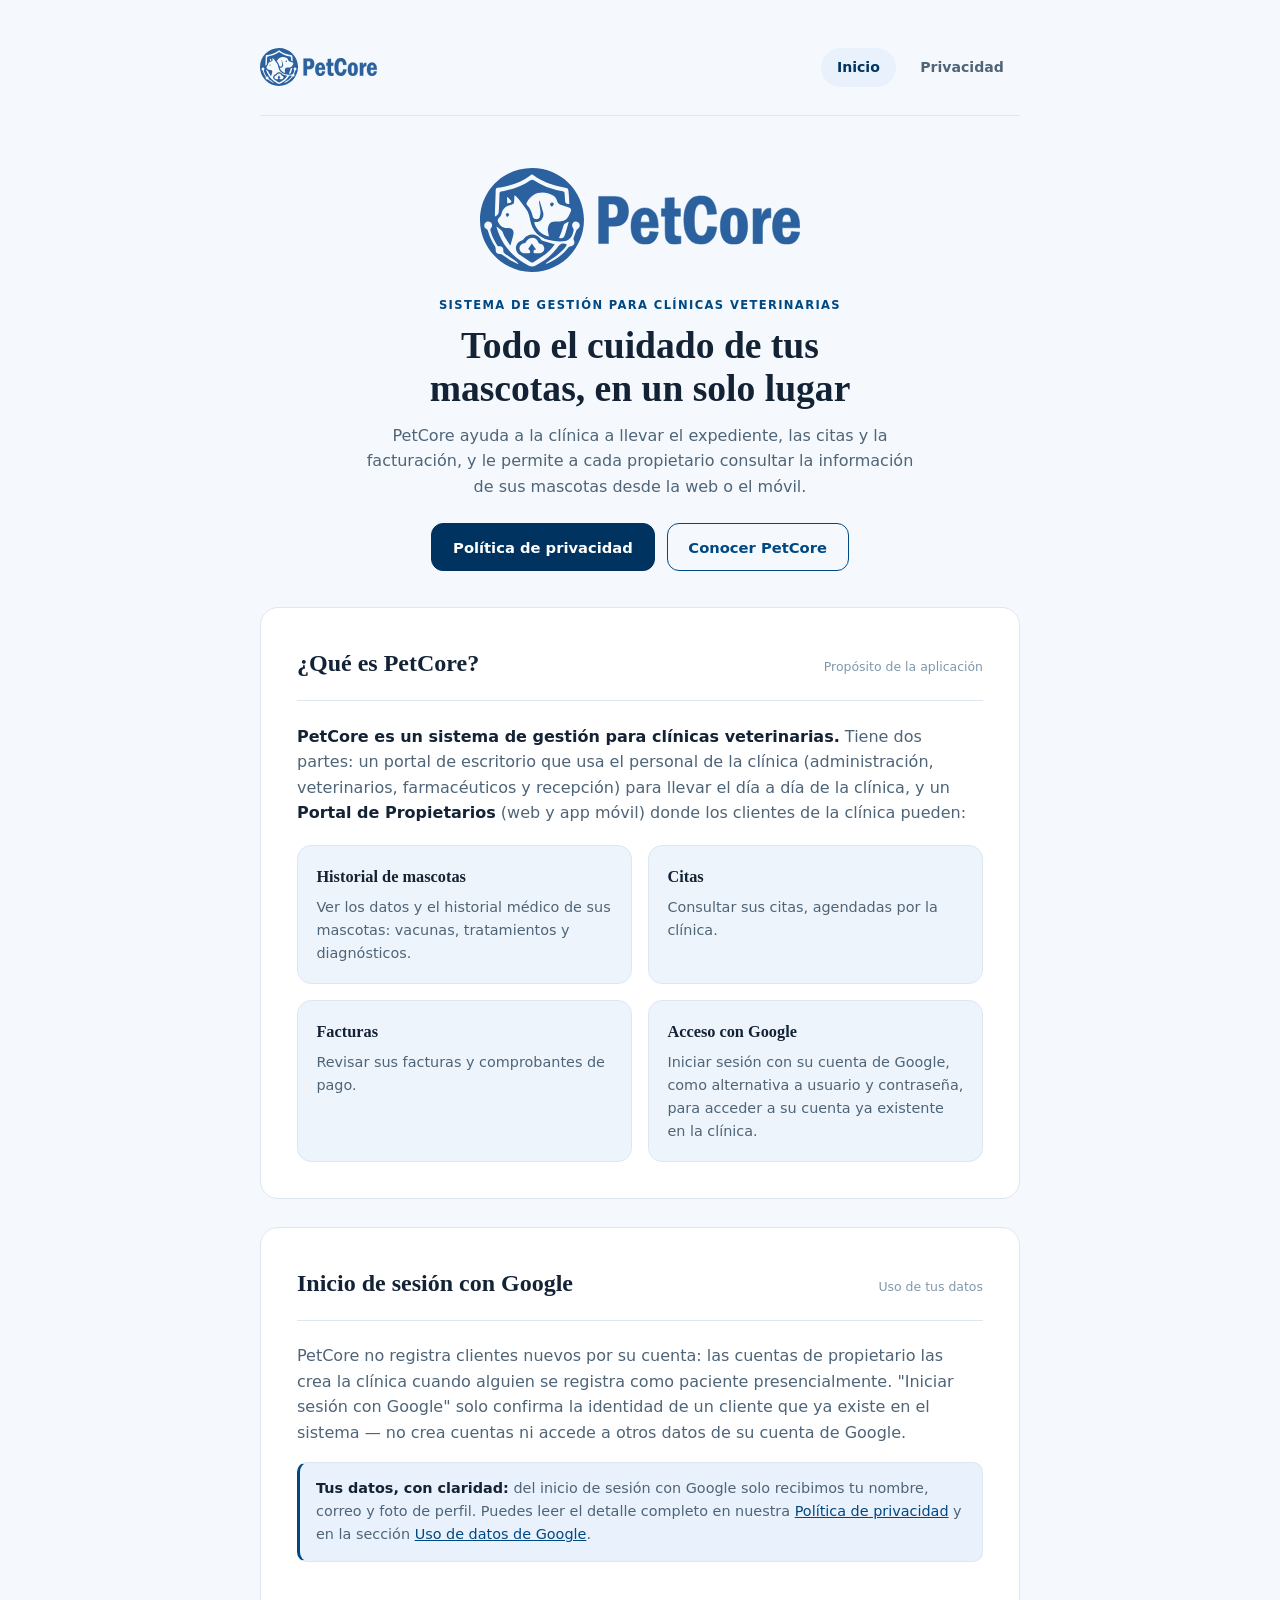
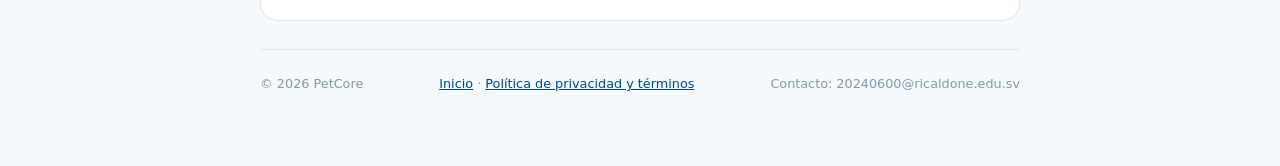
<file: index.html>
<!DOCTYPE html>
<html lang="es">
<head>
<meta charset="UTF-8">
<meta name="viewport" content="width=device-width, initial-scale=1">
<meta name="description" content="PetCore es un sistema de gestión para clínicas veterinarias, con un portal para el personal y un Portal de Propietarios (web y móvil).">
<meta name="google-site-verification" content="p4ZhimCtpiXeyJesTlfeLe_KtumMIdsRxTRxrYnY1VI" />
<title>PetCore | Sistema de gestión para clínicas veterinarias</title>
<link rel="icon" type="image/svg+xml" href="img/logo_relleno.svg">
<link rel="stylesheet" href="styles.css">
</head>
<body>

<div class="wrap">

  <header class="top">
    <a class="brand" href="index.html" aria-label="PetCore - Inicio">
      <img class="logo-claro" src="img/logo_unido_azul.svg" alt="PetCore">
      <img class="logo-oscuro" src="img/logo_unido_blanco.svg" alt="" aria-hidden="true">
    </a>
    <nav class="main-nav" aria-label="Principal">
      <a href="index.html" aria-current="page">Inicio</a>
      <a href="privacidad.html">Privacidad</a>
    </nav>
  </header>

  <section class="home-hero">
    <img class="logo-grande logo-claro" src="img/logo_unido_azul.svg" alt="PetCore">
    <img class="logo-grande logo-oscuro" src="img/logo_unido_blanco.svg" alt="" aria-hidden="true">
    <p class="eyebrow">Sistema de gestión para clínicas veterinarias</p>
    <h1>Todo el cuidado de tus mascotas, en un solo lugar</h1>
    <p class="lead">PetCore ayuda a la clínica a llevar el expediente, las citas y la facturación, y le permite a cada propietario consultar la información de sus mascotas desde la web o el móvil.</p>
    <div class="cta-row">
      <a class="btn btn-primary" href="privacidad.html">Política de privacidad</a>
      <a class="btn btn-secondary" href="#que-es">Conocer PetCore</a>
    </div>
  </section>

  <section class="doc" id="que-es">
    <div class="doc-head">
      <h2>¿Qué es PetCore?</h2>
      <span>Propósito de la aplicación</span>
    </div>
    <article>
      <p><strong>PetCore es un sistema de gestión para clínicas veterinarias.</strong> Tiene dos partes: un portal de escritorio que usa el personal de la clínica (administración, veterinarios, farmacéuticos y recepción) para llevar el día a día de la clínica, y un <strong>Portal de Propietarios</strong> (web y app móvil) donde los clientes de la clínica pueden:</p>
      <div class="cards">
        <div class="card"><h3>Historial de mascotas</h3><p>Ver los datos y el historial médico de sus mascotas: vacunas, tratamientos y diagnósticos.</p></div>
        <div class="card"><h3>Citas</h3><p>Consultar sus citas, agendadas por la clínica.</p></div>
        <div class="card"><h3>Facturas</h3><p>Revisar sus facturas y comprobantes de pago.</p></div>
        <div class="card"><h3>Acceso con Google</h3><p>Iniciar sesión con su cuenta de Google, como alternativa a usuario y contraseña, para acceder a su cuenta ya existente en la clínica.</p></div>
      </div>
    </article>
  </section>

  <section class="doc" id="google">
    <div class="doc-head">
      <h2>Inicio de sesión con Google</h2>
      <span>Uso de tus datos</span>
    </div>
    <article>
      <p>PetCore no registra clientes nuevos por su cuenta: las cuentas de propietario las crea la clínica cuando alguien se registra como paciente presencialmente. "Iniciar sesión con Google" solo confirma la identidad de un cliente que ya existe en el sistema — no crea cuentas ni accede a otros datos de su cuenta de Google.</p>
      <div class="callout">
        <strong>Tus datos, con claridad:</strong> del inicio de sesión con Google solo recibimos tu nombre, correo y foto de perfil. Puedes leer el detalle completo en nuestra <a href="privacidad.html">Política de privacidad</a> y en la sección <a href="privacidad.html#google">Uso de datos de Google</a>.
      </div>
    </article>
  </section>

  <footer class="page" id="contacto">
    <span>&copy; 2026 PetCore</span>
    <span><a href="index.html">Inicio</a> &middot; <a href="privacidad.html">Pol&iacute;tica de privacidad y t&eacute;rminos</a></span>
    <span>Contacto: 20240600@ricaldone.edu.sv</span>
  </footer>

</div>
</body>
</html>
</file>
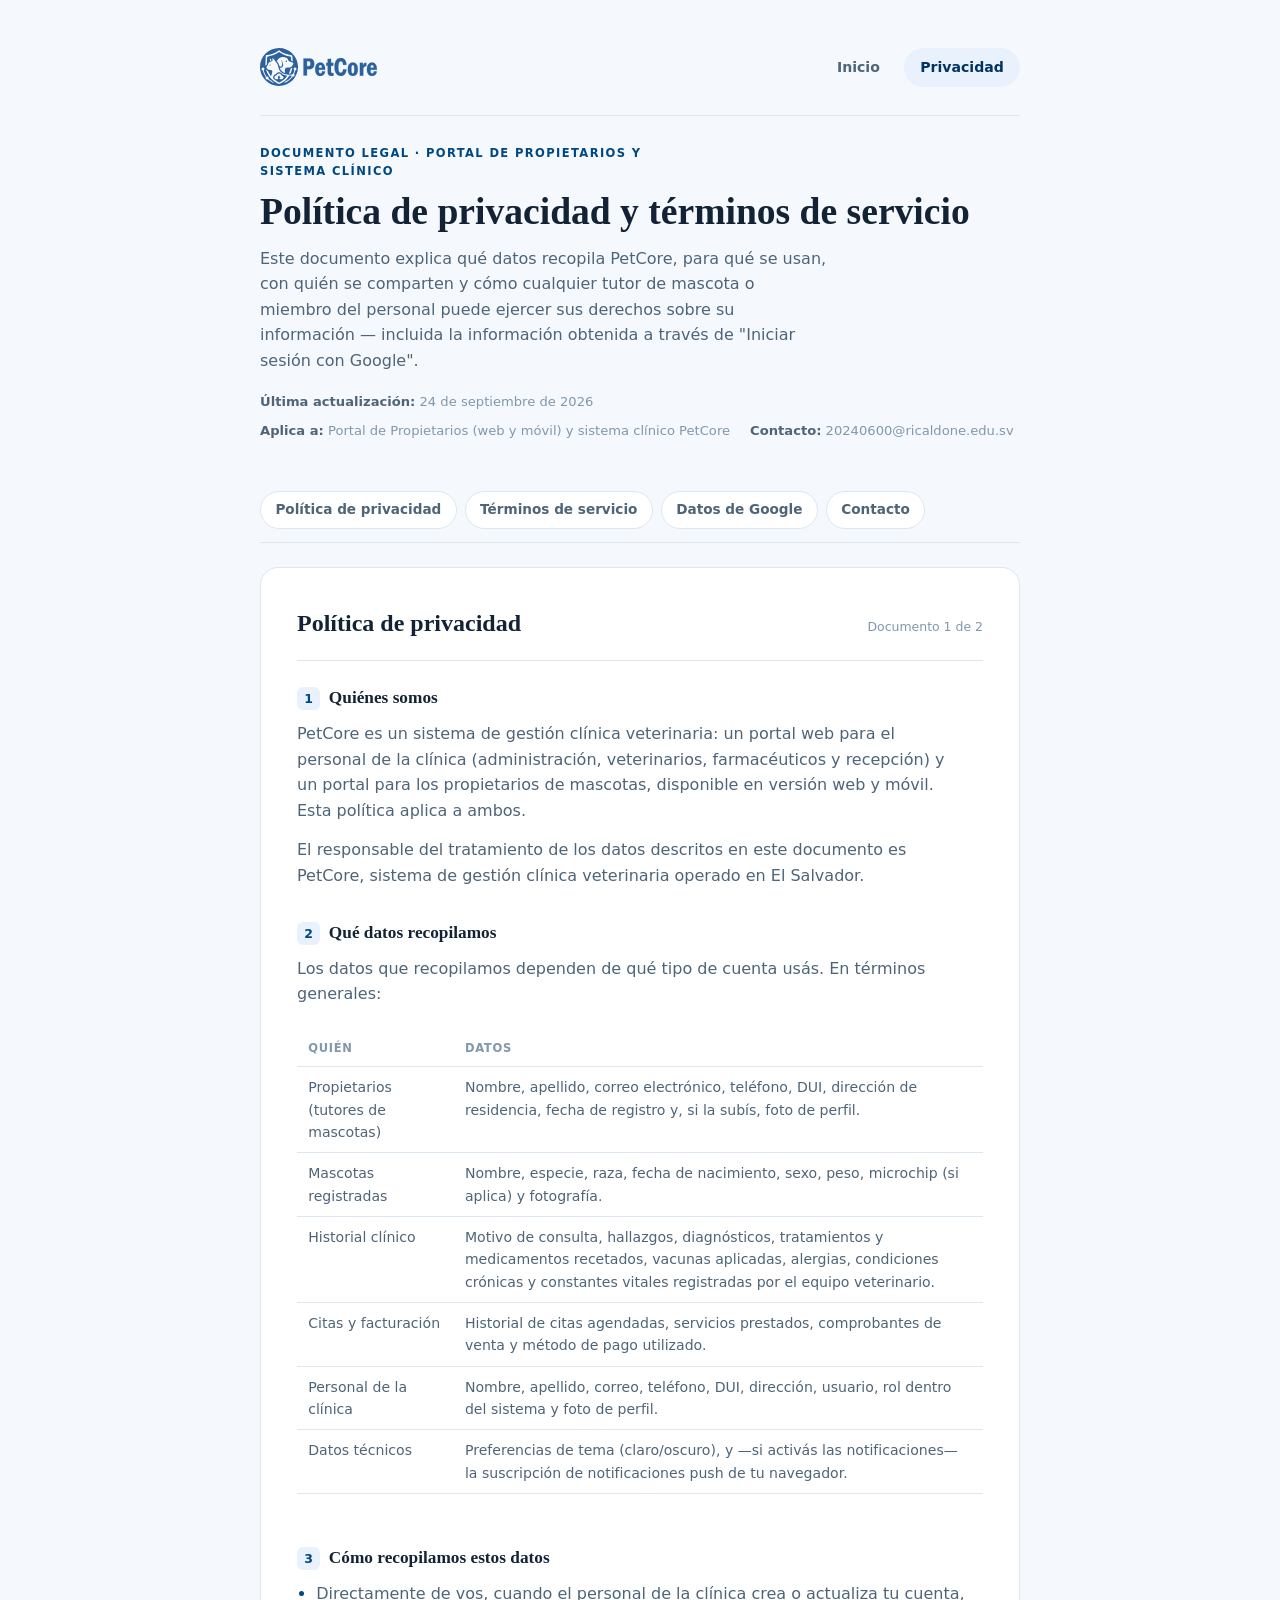
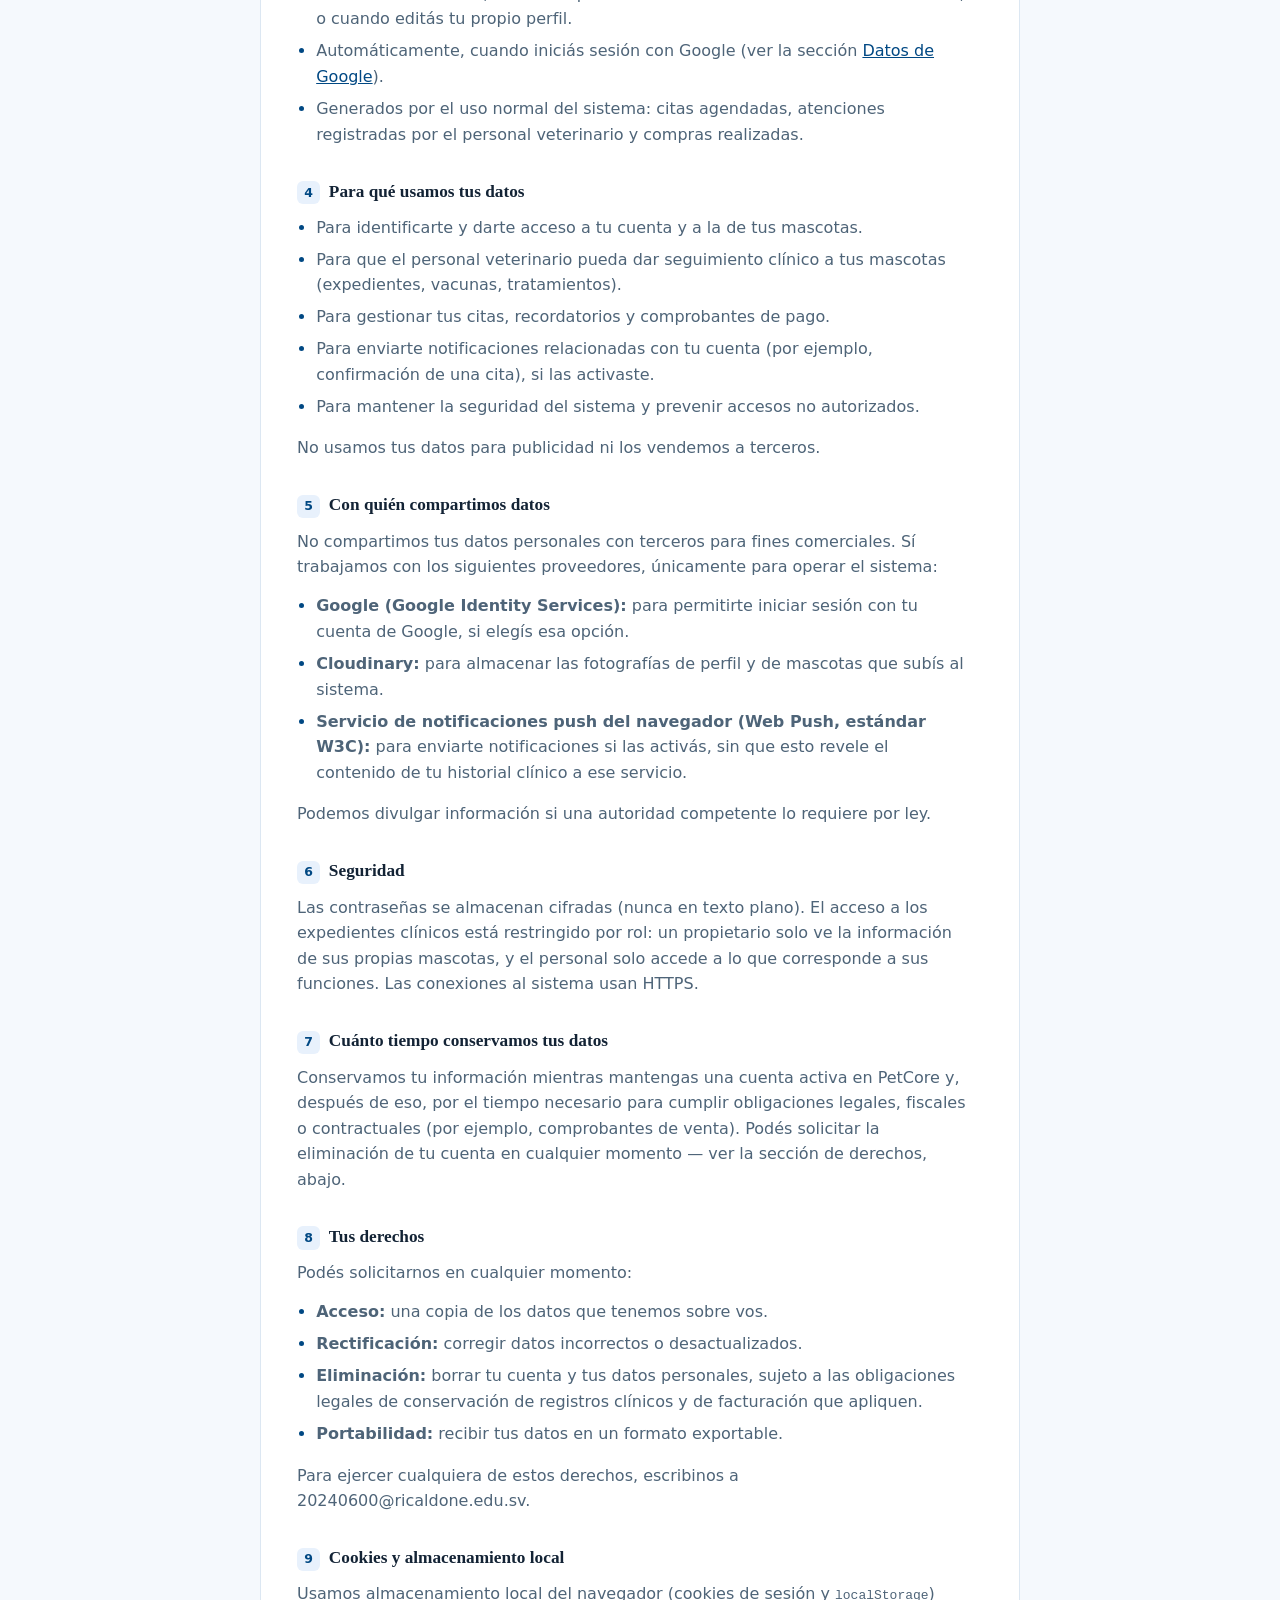
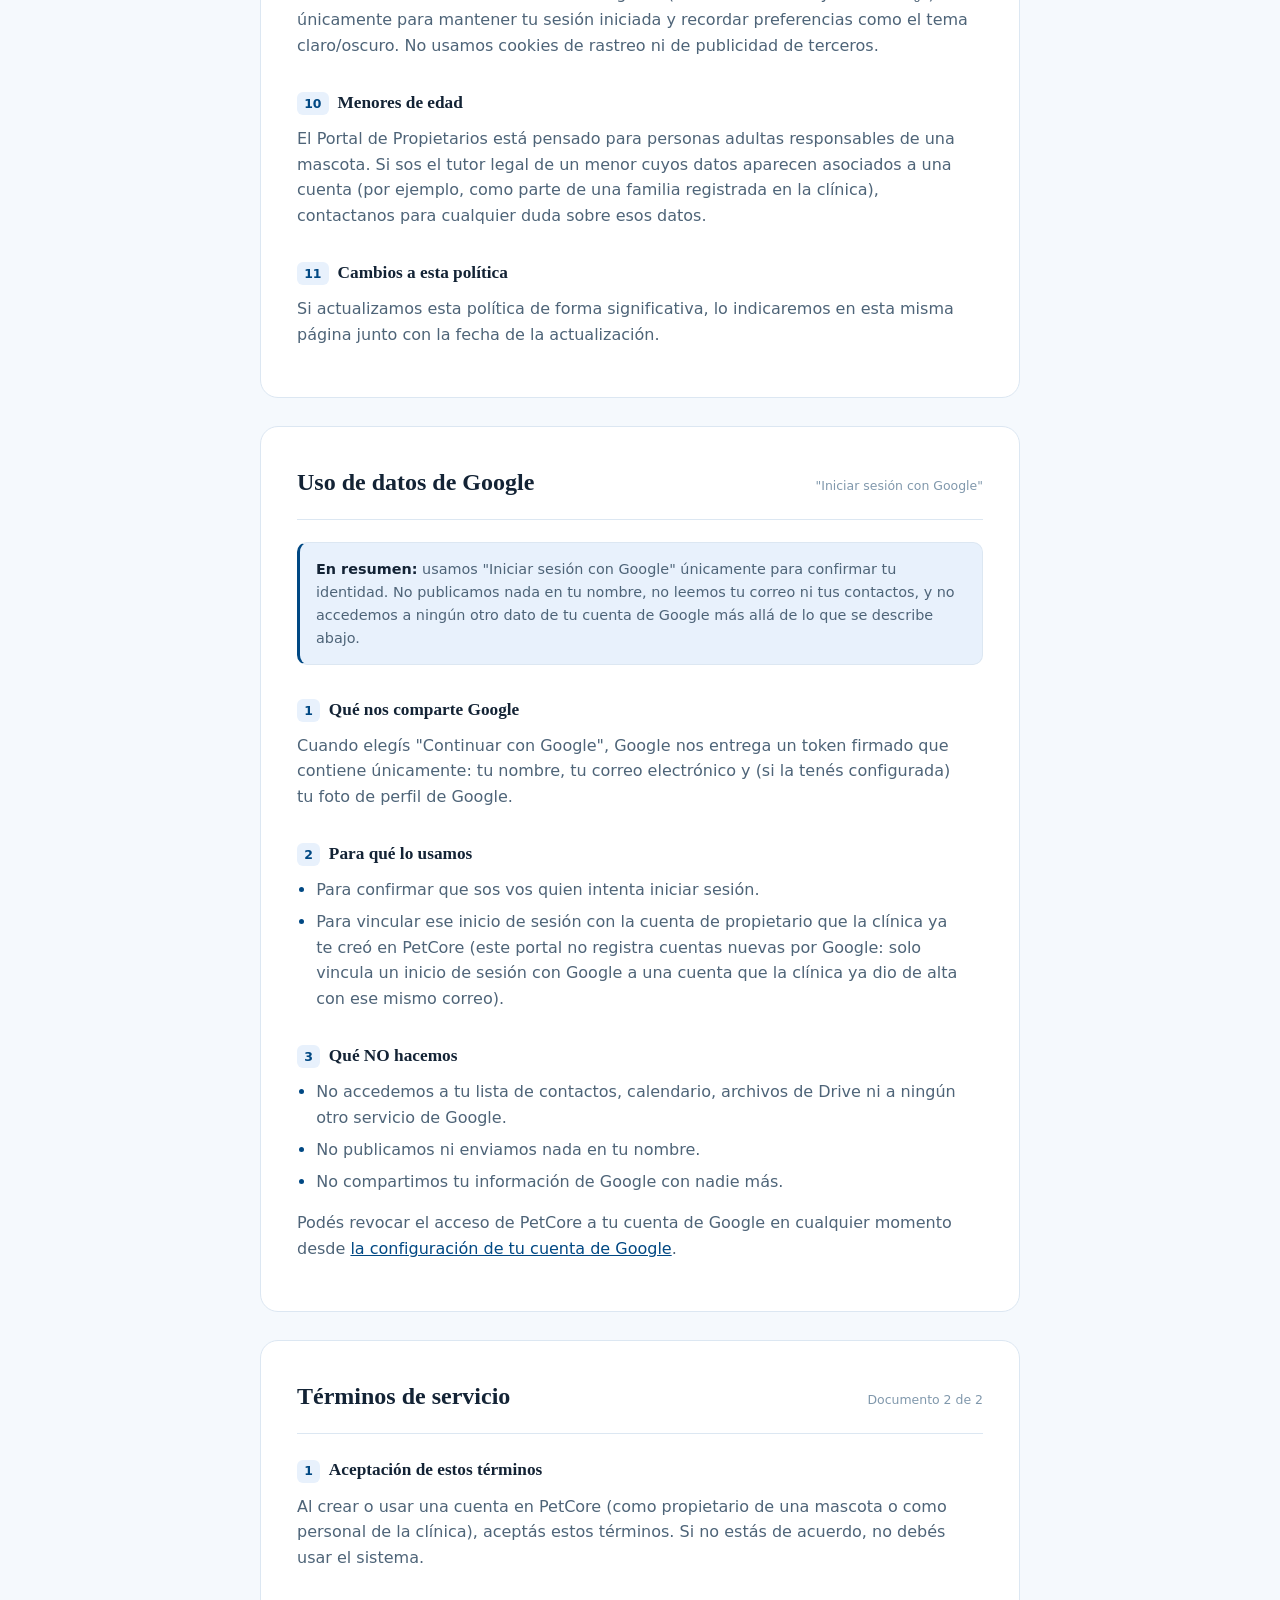
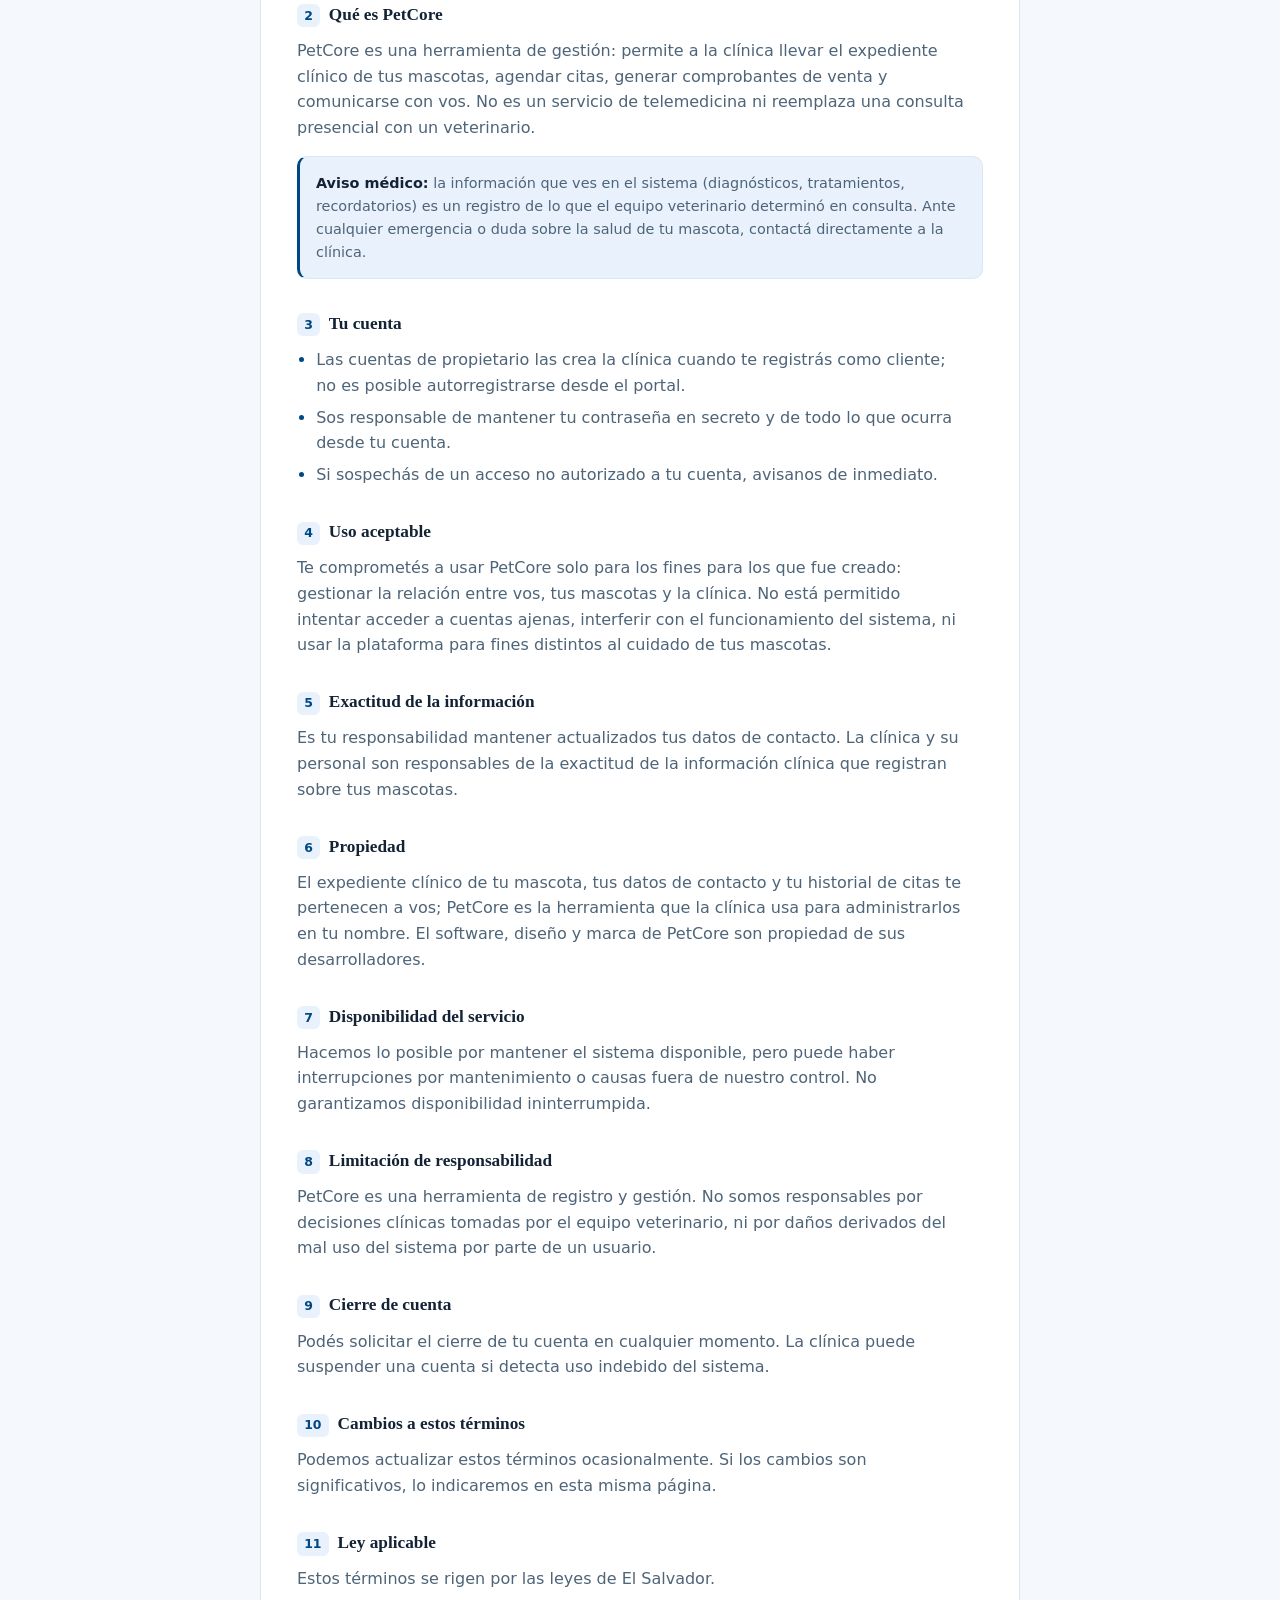
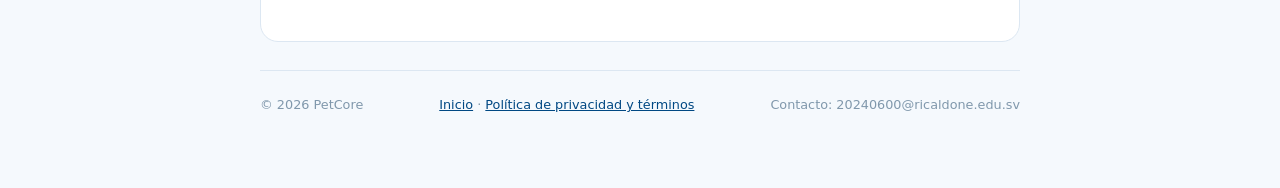
<file: privacidad.html>
<!DOCTYPE html>
<html lang="es">
<head>
<meta charset="UTF-8">
<meta name="viewport" content="width=device-width, initial-scale=1">
<meta name="description" content="Política de privacidad y términos de servicio de PetCore, sistema de gestión para clínicas veterinarias.">
<title>Política de privacidad y términos de servicio | PetCore</title>
<link rel="icon" type="image/svg+xml" href="img/logo_relleno.svg">
<link rel="stylesheet" href="styles.css">
</head>
<body>

<div class="wrap">

  <header class="top">
    <a class="brand" href="index.html" aria-label="PetCore - Inicio">
      <img class="logo-claro" src="img/logo_unido_azul.svg" alt="PetCore">
      <img class="logo-oscuro" src="img/logo_unido_blanco.svg" alt="" aria-hidden="true">
    </a>
    <nav class="main-nav" aria-label="Principal">
      <a href="index.html">Inicio</a>
      <a href="privacidad.html" aria-current="page">Privacidad</a>
    </nav>
  </header>

  <div class="hero">
    <p class="eyebrow">Documento legal · Portal de propietarios y sistema clínico</p>
    <h2>Política de privacidad y términos de servicio</h2>
    <p>Este documento explica qué datos recopila PetCore, para qué se usan, con quién se comparten y cómo cualquier tutor de mascota o miembro del personal puede ejercer sus derechos sobre su información — incluida la información obtenida a través de "Iniciar sesión con Google".</p>
    <div class="meta-row">
      <span><strong>Última actualización:</strong> 24 de septiembre de 2026</span>
      <span><strong>Aplica a:</strong> Portal de Propietarios (web y móvil) y sistema clínico PetCore</span>
      <span><strong>Contacto:</strong> 20240600@ricaldone.edu.sv</span>
    </div>
  </div>

  <nav class="jump" aria-label="Ir a sección">
    <a href="#privacidad">Política de privacidad</a>
    <a href="#terminos">Términos de servicio</a>
    <a href="#google">Datos de Google</a>
    <a href="#contacto">Contacto</a>
  </nav>

  <!-- ===================== PRIVACIDAD ===================== -->
  <section class="doc" id="privacidad">
    <div class="doc-head">
      <h2>Política de privacidad</h2>
      <span>Documento 1 de 2</span>
    </div>
    <article>

      <h3><span class="num">1</span>Quiénes somos</h3>
      <p>PetCore es un sistema de gestión clínica veterinaria: un portal web para el personal de la clínica (administración, veterinarios, farmacéuticos y recepción) y un portal para los propietarios de mascotas, disponible en versión web y móvil. Esta política aplica a ambos.</p>
      <p>El responsable del tratamiento de los datos descritos en este documento es PetCore, sistema de gestión clínica veterinaria operado en El Salvador.</p>

      <h3><span class="num">2</span>Qué datos recopilamos</h3>
      <p>Los datos que recopilamos dependen de qué tipo de cuenta usás. En términos generales:</p>
      <div class="table-wrap">
        <table class="data-table">
          <thead>
            <tr><th>Quién</th><th>Datos</th></tr>
          </thead>
          <tbody>
            <tr>
              <td>Propietarios (tutores de mascotas)</td>
              <td>Nombre, apellido, correo electrónico, teléfono, DUI, dirección de residencia, fecha de registro y, si la subís, foto de perfil.</td>
            </tr>
            <tr>
              <td>Mascotas registradas</td>
              <td>Nombre, especie, raza, fecha de nacimiento, sexo, peso, microchip (si aplica) y fotografía.</td>
            </tr>
            <tr>
              <td>Historial clínico</td>
              <td>Motivo de consulta, hallazgos, diagnósticos, tratamientos y medicamentos recetados, vacunas aplicadas, alergias, condiciones crónicas y constantes vitales registradas por el equipo veterinario.</td>
            </tr>
            <tr>
              <td>Citas y facturación</td>
              <td>Historial de citas agendadas, servicios prestados, comprobantes de venta y método de pago utilizado.</td>
            </tr>
            <tr>
              <td>Personal de la clínica</td>
              <td>Nombre, apellido, correo, teléfono, DUI, dirección, usuario, rol dentro del sistema y foto de perfil.</td>
            </tr>
            <tr>
              <td>Datos técnicos</td>
              <td>Preferencias de tema (claro/oscuro), y —si activás las notificaciones— la suscripción de notificaciones push de tu navegador.</td>
            </tr>
          </tbody>
        </table>
      </div>

      <h3><span class="num">3</span>Cómo recopilamos estos datos</h3>
      <ul>
        <li>Directamente de vos, cuando el personal de la clínica crea o actualiza tu cuenta, o cuando editás tu propio perfil.</li>
        <li>Automáticamente, cuando iniciás sesión con Google (ver la sección <a href="#google">Datos de Google</a>).</li>
        <li>Generados por el uso normal del sistema: citas agendadas, atenciones registradas por el personal veterinario y compras realizadas.</li>
      </ul>

      <h3><span class="num">4</span>Para qué usamos tus datos</h3>
      <ul>
        <li>Para identificarte y darte acceso a tu cuenta y a la de tus mascotas.</li>
        <li>Para que el personal veterinario pueda dar seguimiento clínico a tus mascotas (expedientes, vacunas, tratamientos).</li>
        <li>Para gestionar tus citas, recordatorios y comprobantes de pago.</li>
        <li>Para enviarte notificaciones relacionadas con tu cuenta (por ejemplo, confirmación de una cita), si las activaste.</li>
        <li>Para mantener la seguridad del sistema y prevenir accesos no autorizados.</li>
      </ul>
      <p>No usamos tus datos para publicidad ni los vendemos a terceros.</p>

      <h3><span class="num">5</span>Con quién compartimos datos</h3>
      <p>No compartimos tus datos personales con terceros para fines comerciales. Sí trabajamos con los siguientes proveedores, únicamente para operar el sistema:</p>
      <ul>
        <li><strong>Google (Google Identity Services):</strong> para permitirte iniciar sesión con tu cuenta de Google, si elegís esa opción.</li>
        <li><strong>Cloudinary:</strong> para almacenar las fotografías de perfil y de mascotas que subís al sistema.</li>
        <li><strong>Servicio de notificaciones push del navegador (Web Push, estándar W3C):</strong> para enviarte notificaciones si las activás, sin que esto revele el contenido de tu historial clínico a ese servicio.</li>
      </ul>
      <p>Podemos divulgar información si una autoridad competente lo requiere por ley.</p>

      <h3><span class="num">6</span>Seguridad</h3>
      <p>Las contraseñas se almacenan cifradas (nunca en texto plano). El acceso a los expedientes clínicos está restringido por rol: un propietario solo ve la información de sus propias mascotas, y el personal solo accede a lo que corresponde a sus funciones. Las conexiones al sistema usan HTTPS.</p>

      <h3><span class="num">7</span>Cuánto tiempo conservamos tus datos</h3>
      <p>Conservamos tu información mientras mantengas una cuenta activa en PetCore y, después de eso, por el tiempo necesario para cumplir obligaciones legales, fiscales o contractuales (por ejemplo, comprobantes de venta). Podés solicitar la eliminación de tu cuenta en cualquier momento — ver la sección de derechos, abajo.</p>

      <h3><span class="num">8</span>Tus derechos</h3>
      <p>Podés solicitarnos en cualquier momento:</p>
      <ul>
        <li><strong>Acceso:</strong> una copia de los datos que tenemos sobre vos.</li>
        <li><strong>Rectificación:</strong> corregir datos incorrectos o desactualizados.</li>
        <li><strong>Eliminación:</strong> borrar tu cuenta y tus datos personales, sujeto a las obligaciones legales de conservación de registros clínicos y de facturación que apliquen.</li>
        <li><strong>Portabilidad:</strong> recibir tus datos en un formato exportable.</li>
      </ul>
      <p>Para ejercer cualquiera de estos derechos, escribinos a 20240600@ricaldone.edu.sv.</p>

      <h3><span class="num">9</span>Cookies y almacenamiento local</h3>
      <p>Usamos almacenamiento local del navegador (cookies de sesión y <code>localStorage</code>) únicamente para mantener tu sesión iniciada y recordar preferencias como el tema claro/oscuro. No usamos cookies de rastreo ni de publicidad de terceros.</p>

      <h3><span class="num">10</span>Menores de edad</h3>
      <p>El Portal de Propietarios está pensado para personas adultas responsables de una mascota. Si sos el tutor legal de un menor cuyos datos aparecen asociados a una cuenta (por ejemplo, como parte de una familia registrada en la clínica), contactanos para cualquier duda sobre esos datos.</p>

      <h3><span class="num">11</span>Cambios a esta política</h3>
      <p>Si actualizamos esta política de forma significativa, lo indicaremos en esta misma página junto con la fecha de la actualización.</p>
    </article>
  </section>

  <!-- ===================== GOOGLE ===================== -->
  <section class="doc" id="google">
    <div class="doc-head">
      <h2>Uso de datos de Google</h2>
      <span>"Iniciar sesión con Google"</span>
    </div>
    <article>
      <div class="callout">
        <strong>En resumen:</strong> usamos "Iniciar sesión con Google" únicamente para confirmar tu identidad. No publicamos nada en tu nombre, no leemos tu correo ni tus contactos, y no accedemos a ningún otro dato de tu cuenta de Google más allá de lo que se describe abajo.
      </div>
      <h3><span class="num">1</span>Qué nos comparte Google</h3>
      <p>Cuando elegís "Continuar con Google", Google nos entrega un token firmado que contiene únicamente: tu nombre, tu correo electrónico y (si la tenés configurada) tu foto de perfil de Google.</p>
      <h3><span class="num">2</span>Para qué lo usamos</h3>
      <ul>
        <li>Para confirmar que sos vos quien intenta iniciar sesión.</li>
        <li>Para vincular ese inicio de sesión con la cuenta de propietario que la clínica ya te creó en PetCore (este portal no registra cuentas nuevas por Google: solo vincula un inicio de sesión con Google a una cuenta que la clínica ya dio de alta con ese mismo correo).</li>
      </ul>
      <h3><span class="num">3</span>Qué NO hacemos</h3>
      <ul>
        <li>No accedemos a tu lista de contactos, calendario, archivos de Drive ni a ningún otro servicio de Google.</li>
        <li>No publicamos ni enviamos nada en tu nombre.</li>
        <li>No compartimos tu información de Google con nadie más.</li>
      </ul>
      <p>Podés revocar el acceso de PetCore a tu cuenta de Google en cualquier momento desde <a href="https://myaccount.google.com/permissions" target="_blank" rel="noopener">la configuración de tu cuenta de Google</a>.</p>
    </article>
  </section>

  <!-- ===================== TÉRMINOS ===================== -->
  <section class="doc" id="terminos">
    <div class="doc-head">
      <h2>Términos de servicio</h2>
      <span>Documento 2 de 2</span>
    </div>
    <article>

      <h3><span class="num">1</span>Aceptación de estos términos</h3>
      <p>Al crear o usar una cuenta en PetCore (como propietario de una mascota o como personal de la clínica), aceptás estos términos. Si no estás de acuerdo, no debés usar el sistema.</p>

      <h3><span class="num">2</span>Qué es PetCore</h3>
      <p>PetCore es una herramienta de gestión: permite a la clínica llevar el expediente clínico de tus mascotas, agendar citas, generar comprobantes de venta y comunicarse con vos. No es un servicio de telemedicina ni reemplaza una consulta presencial con un veterinario.</p>
      <div class="callout">
        <strong>Aviso médico:</strong> la información que ves en el sistema (diagnósticos, tratamientos, recordatorios) es un registro de lo que el equipo veterinario determinó en consulta. Ante cualquier emergencia o duda sobre la salud de tu mascota, contactá directamente a la clínica.
      </div>

      <h3><span class="num">3</span>Tu cuenta</h3>
      <ul>
        <li>Las cuentas de propietario las crea la clínica cuando te registrás como cliente; no es posible autorregistrarse desde el portal.</li>
        <li>Sos responsable de mantener tu contraseña en secreto y de todo lo que ocurra desde tu cuenta.</li>
        <li>Si sospechás de un acceso no autorizado a tu cuenta, avisanos de inmediato.</li>
      </ul>

      <h3><span class="num">4</span>Uso aceptable</h3>
      <p>Te comprometés a usar PetCore solo para los fines para los que fue creado: gestionar la relación entre vos, tus mascotas y la clínica. No está permitido intentar acceder a cuentas ajenas, interferir con el funcionamiento del sistema, ni usar la plataforma para fines distintos al cuidado de tus mascotas.</p>

      <h3><span class="num">5</span>Exactitud de la información</h3>
      <p>Es tu responsabilidad mantener actualizados tus datos de contacto. La clínica y su personal son responsables de la exactitud de la información clínica que registran sobre tus mascotas.</p>

      <h3><span class="num">6</span>Propiedad</h3>
      <p>El expediente clínico de tu mascota, tus datos de contacto y tu historial de citas te pertenecen a vos; PetCore es la herramienta que la clínica usa para administrarlos en tu nombre. El software, diseño y marca de PetCore son propiedad de sus desarrolladores.</p>

      <h3><span class="num">7</span>Disponibilidad del servicio</h3>
      <p>Hacemos lo posible por mantener el sistema disponible, pero puede haber interrupciones por mantenimiento o causas fuera de nuestro control. No garantizamos disponibilidad ininterrumpida.</p>

      <h3><span class="num">8</span>Limitación de responsabilidad</h3>
      <p>PetCore es una herramienta de registro y gestión. No somos responsables por decisiones clínicas tomadas por el equipo veterinario, ni por daños derivados del mal uso del sistema por parte de un usuario.</p>

      <h3><span class="num">9</span>Cierre de cuenta</h3>
      <p>Podés solicitar el cierre de tu cuenta en cualquier momento. La clínica puede suspender una cuenta si detecta uso indebido del sistema.</p>

      <h3><span class="num">10</span>Cambios a estos términos</h3>
      <p>Podemos actualizar estos términos ocasionalmente. Si los cambios son significativos, lo indicaremos en esta misma página.</p>

      <h3><span class="num">11</span>Ley aplicable</h3>
      <p>Estos términos se rigen por las leyes de El Salvador.</p>
    </article>
  </section>

  <footer class="page" id="contacto">
    <span>&copy; 2026 PetCore</span>
    <span><a href="index.html">Inicio</a> &middot; <a href="privacidad.html">Pol&iacute;tica de privacidad y t&eacute;rminos</a></span>
    <span>Contacto: 20240600@ricaldone.edu.sv</span>
  </footer>

</div>
</body>
</html>
</file>
<file: styles.css>
:root{
    --bg:#F5F9FD;
    --surface:#FFFFFF;
    --surface-2:#EEF4FB;
    --text:#132335;
    --text-soft:#4E6478;
    --text-faint:#8098AC;
    --border:#DCE7F2;
    --accent:#004883;
    --accent-strong:#003360;
    --accent-tint:#E8F1FC;
    --focus:#5B9BFF;
    --serif:'Lora',Georgia,'Times New Roman',serif;
    --sans:'Inter',system-ui,-apple-system,Segoe UI,Roboto,sans-serif;
    color-scheme:light;
  }
  @media (prefers-color-scheme: dark){
    :root:not([data-theme="light"]){
      --bg:#0B1520;
      --surface:#101B28;
      --surface-2:#16232F;
      --text:#EAF1FA;
      --text-soft:#9FB3C8;
      --text-faint:#6D8296;
      --border:rgba(255,255,255,.12);
      --accent:#5B9BFF;
      --accent-strong:#8CC0FF;
      --accent-tint:rgba(91,155,255,.14);
      --focus:#5B9BFF;
      color-scheme:dark;
    }
  }
  :root[data-theme="dark"]{
    --bg:#0B1520;
    --surface:#101B28;
    --surface-2:#16232F;
    --text:#EAF1FA;
    --text-soft:#9FB3C8;
    --text-faint:#6D8296;
    --border:rgba(255,255,255,.12);
    --accent:#5B9BFF;
    --accent-strong:#8CC0FF;
    --accent-tint:rgba(91,155,255,.14);
    --focus:#5B9BFF;
    color-scheme:dark;
  }

  *{box-sizing:border-box;}
  body{
    background:var(--bg);
    color:var(--text);
    font-family:var(--sans);
    line-height:1.6;
    padding-inline:16px;
  }
  a{color:var(--accent);}
  a:focus-visible, button:focus-visible{outline:2px solid var(--focus);outline-offset:2px;}

  .wrap{max-width:760px;margin-inline:auto;padding-block:2.5rem 4rem;}

  header.top{
    display:flex;align-items:center;gap:.85rem;
    padding-bottom:1.75rem;margin-bottom:1.75rem;
    border-bottom:1px solid var(--border);
  }
  header.top{justify-content:space-between;flex-wrap:wrap;}
  .brand{display:flex;align-items:center;text-decoration:none;}
  .brand img{height:38px;width:auto;display:block;}
  .brand .logo-oscuro{display:none;}
  @media (prefers-color-scheme: dark){
    :root:not([data-theme="light"]) .brand .logo-claro{display:none;}
    :root:not([data-theme="light"]) .brand .logo-oscuro{display:block;}
  }
  :root[data-theme="dark"] .brand .logo-claro{display:none;}
  :root[data-theme="dark"] .brand .logo-oscuro{display:block;}
  .main-nav{display:flex;gap:.5rem;flex-wrap:wrap;}
  .main-nav a{
    text-decoration:none;font-size:.88rem;font-weight:600;color:var(--text-soft);
    padding:.45rem .95rem;border-radius:999px;border:1px solid transparent;
  }
  .main-nav a:hover{color:var(--accent);border-color:var(--border);}
  .main-nav a[aria-current="page"]{color:var(--accent-strong);background:var(--accent-tint);}

  .hero{margin-bottom:2.25rem;}
  .hero .eyebrow{
    font-size:.72rem;font-weight:600;letter-spacing:.12em;text-transform:uppercase;
    color:var(--accent);margin:0 0 .6rem;
  }
  .hero h2{
    font-family:var(--serif);font-weight:600;
    font-size:clamp(1.7rem,4vw,2.35rem);line-height:1.15;margin:0 0 .75rem;
    text-wrap:balance;
  }
  .hero p{color:var(--text-soft);font-size:1rem;max-width:56ch;margin:0;}
  .meta-row{
    display:flex;flex-wrap:wrap;gap:.5rem 1.25rem;margin-top:1.1rem;
    font-size:.82rem;color:var(--text-faint);
  }
  .meta-row strong{color:var(--text-soft);font-weight:600;}

  nav.jump{
    position:sticky;top:env(safe-area-inset-top,0px);
    z-index:5;
    display:flex;gap:.5rem;flex-wrap:wrap;
    background:var(--bg);
    padding-block:.85rem;margin-bottom:1.5rem;
    border-bottom:1px solid var(--border);
  }
  nav.jump a{
    text-decoration:none;font-size:.85rem;font-weight:600;
    color:var(--text-soft);
    padding:.45rem .9rem;border-radius:999px;
    border:1px solid var(--border);
    background:var(--surface);
    white-space:nowrap;
  }
  nav.jump a:hover{color:var(--accent);border-color:var(--accent);}

  section.doc{
    background:var(--surface);
    border:1px solid var(--border);
    border-radius:18px;
    padding:clamp(1.25rem,4vw,2.25rem);
    margin-bottom:1.75rem;
  }
  section.doc > .doc-head{
    display:flex;align-items:baseline;justify-content:space-between;gap:1rem;flex-wrap:wrap;
    padding-bottom:1.1rem;margin-bottom:1.4rem;border-bottom:1px solid var(--border);
  }
  section.doc > .doc-head h2{
    font-family:var(--serif);font-size:1.5rem;margin:0;
  }
  section.doc > .doc-head span{
    font-size:.78rem;color:var(--text-faint);
  }

  article h3{
    font-family:var(--serif);font-size:1.08rem;font-weight:600;
    margin:1.9rem 0 .6rem;color:var(--text);
    display:flex;align-items:baseline;gap:.55rem;
  }
  article h3:first-child{margin-top:0;}
  article h3 .num{
    font-family:var(--sans);font-size:.78rem;font-weight:700;color:var(--accent);
    background:var(--accent-tint);
    border-radius:6px;padding:.1rem .45rem;
    flex:0 0 auto;
  }
  article p{margin:0 0 .85rem;color:var(--text-soft);max-width:66ch;}
  article p strong{color:var(--text);}
  article ul{margin:.4rem 0 1rem;padding-left:1.2rem;color:var(--text-soft);}
  article li{margin-bottom:.4rem;max-width:64ch;}
  article li::marker{color:var(--accent);}

  table.data-table{
    width:100%;border-collapse:collapse;margin:.6rem 0 1.2rem;font-size:.88rem;
  }
  table.data-table th, table.data-table td{
    text-align:left;padding:.55rem .7rem;border-bottom:1px solid var(--border);
    vertical-align:top;
  }
  table.data-table th{
    color:var(--text-faint);font-weight:600;font-size:.72rem;
    text-transform:uppercase;letter-spacing:.06em;
  }
  table.data-table td{color:var(--text-soft);}
  .table-wrap{overflow-x:auto;}

  .callout{
    background:var(--accent-tint);
    border:1px solid var(--border);
    border-left:3px solid var(--accent);
    border-radius:10px;
    padding:.9rem 1rem;
    margin:1rem 0 1.4rem;
    font-size:.9rem;color:var(--text-soft);
  }
  .callout strong{color:var(--text);}

  .fill{
    color:var(--accent-strong);
    background:var(--accent-tint);
    border-radius:4px;padding:0 .3rem;
    font-weight:600;
  }

  footer.page{
    padding-top:1.5rem;border-top:1px solid var(--border);
    color:var(--text-faint);font-size:.8rem;
    display:flex;flex-wrap:wrap;justify-content:space-between;gap:.5rem;
  }

  @media (max-width:520px){
    header.top{gap:.65rem;}
    section.doc{border-radius:14px;}
  }

  /* ---------- Página de inicio ---------- */
  .home-hero{text-align:center;padding-block:1.5rem 2.25rem;}
  .home-hero .logo-grande{width:min(320px,80%);height:auto;margin:0 auto 1.5rem;display:block;}
  .home-hero .logo-grande.logo-oscuro{display:none;}
  @media (prefers-color-scheme: dark){
    :root:not([data-theme="light"]) .home-hero .logo-claro{display:none;}
    :root:not([data-theme="light"]) .home-hero .logo-oscuro{display:block;}
  }
  :root[data-theme="dark"] .home-hero .logo-claro{display:none;}
  :root[data-theme="dark"] .home-hero .logo-oscuro{display:block;}
  .home-hero .eyebrow{font-size:.72rem;font-weight:600;letter-spacing:.12em;text-transform:uppercase;color:var(--accent);margin:0 0 .6rem;}
  .home-hero h1{
    font-family:var(--serif);font-weight:600;
    font-size:clamp(1.7rem,4vw,2.35rem);line-height:1.15;margin:0 0 .75rem;text-wrap:balance;
  }
  .home-hero p.lead{color:var(--text-soft);max-width:56ch;margin:0 auto;}
  .cta-row{display:flex;gap:.75rem;justify-content:center;flex-wrap:wrap;margin-top:1.5rem;}
  .btn{
    display:inline-block;text-decoration:none;font-weight:600;font-size:.92rem;
    padding:.7rem 1.3rem;border-radius:12px;border:1px solid var(--accent);
  }
  .btn-primary{background:var(--accent-strong);border-color:var(--accent-strong);color:#fff;}
  .btn-secondary{background:transparent;color:var(--accent);}
  .btn:hover{filter:brightness(1.08);}
  .cards{display:grid;grid-template-columns:repeat(auto-fit,minmax(220px,1fr));gap:1rem;margin:1.2rem 0 0;}
  .card{
    background:var(--surface-2);border:1px solid var(--border);border-radius:14px;padding:1.1rem 1.15rem;
  }
  .card h3{font-family:var(--serif);font-size:1.02rem;margin:0 0 .4rem;color:var(--text);display:block;}
  .card p{margin:0;font-size:.9rem;color:var(--text-soft);max-width:none;}
</file>
